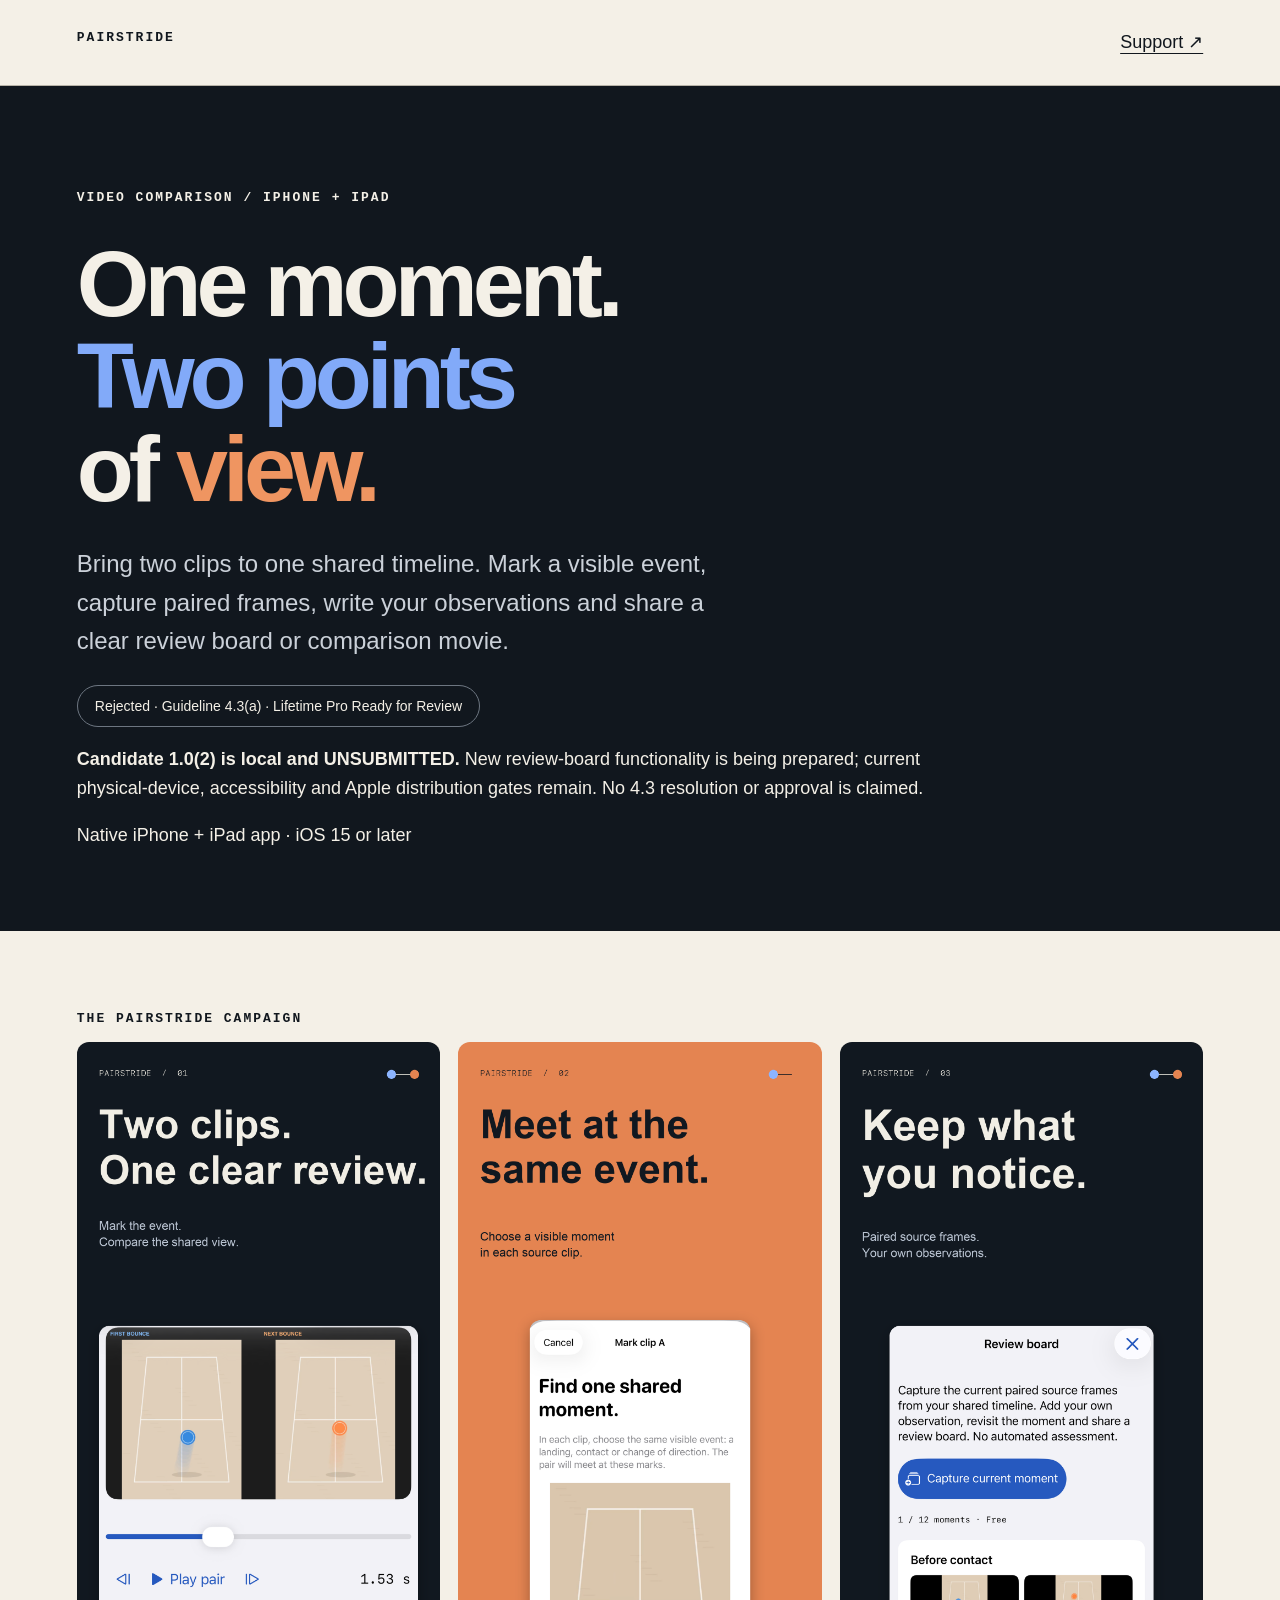
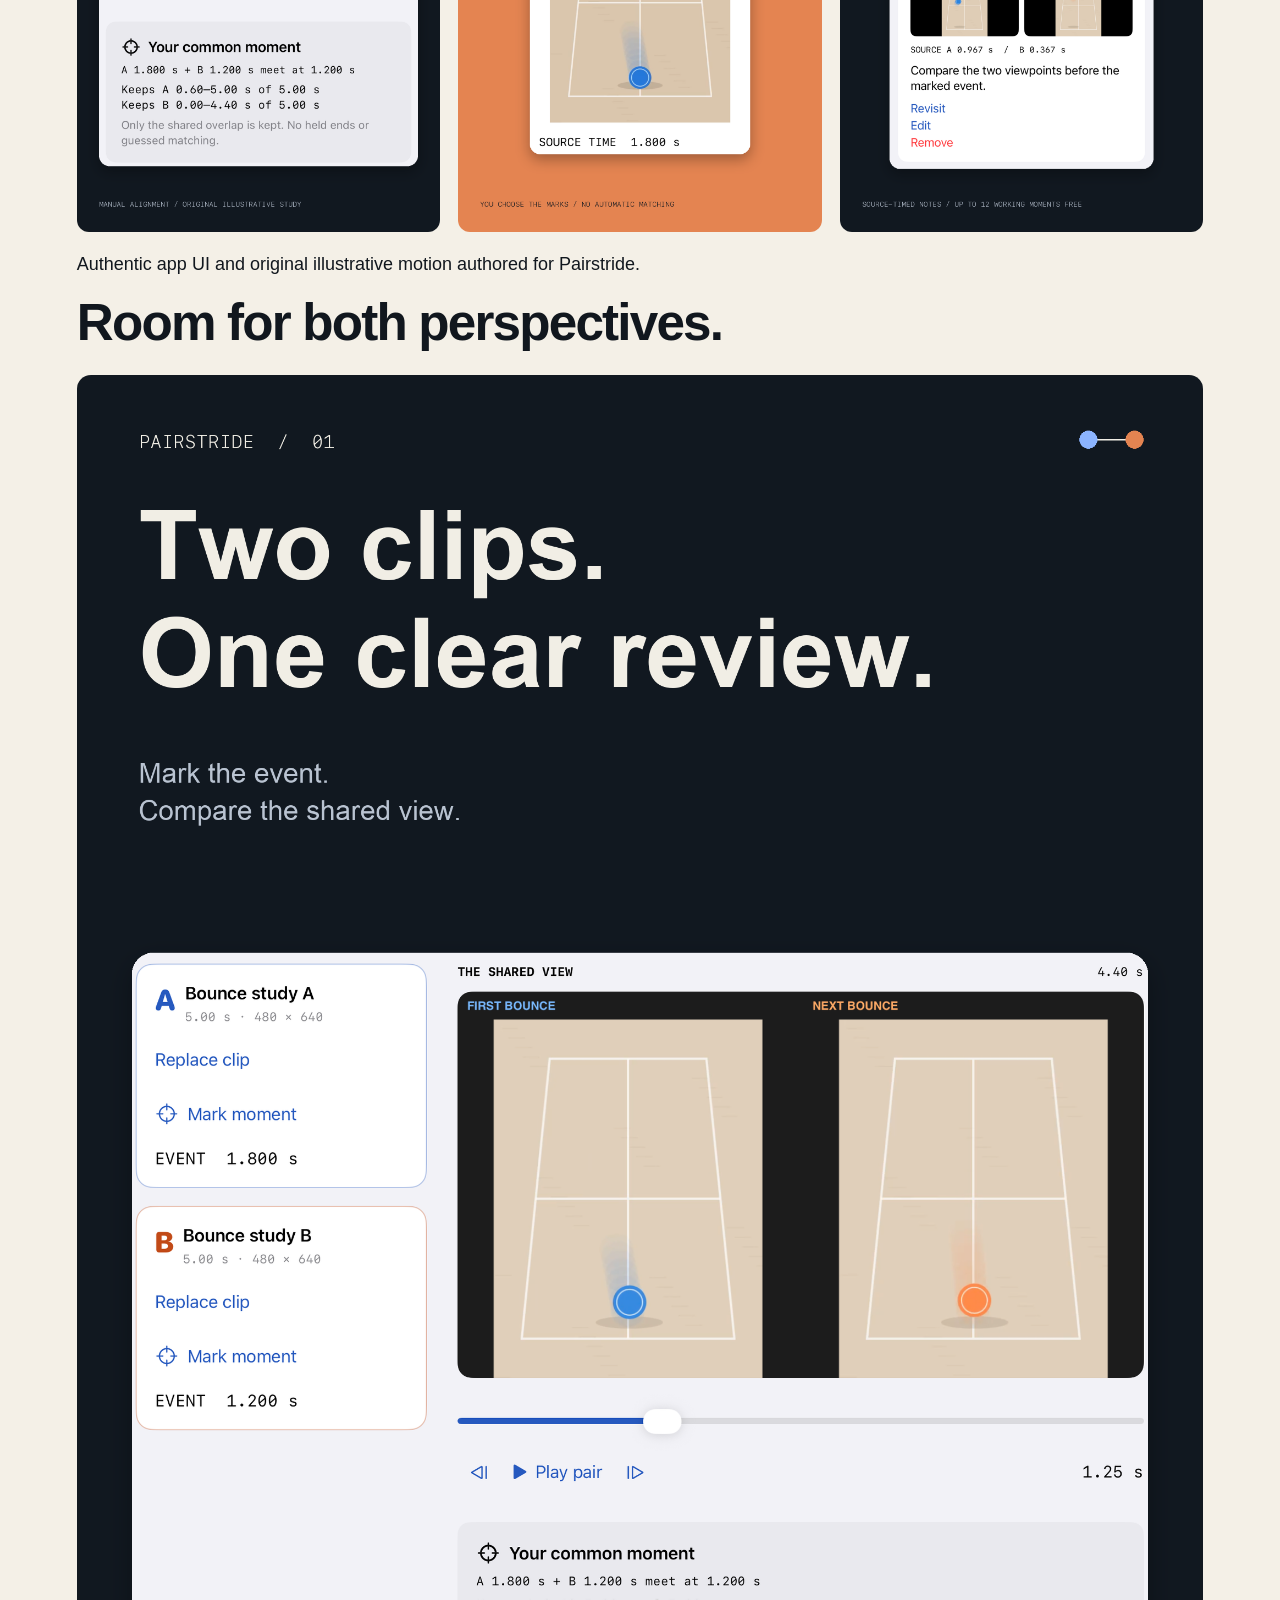
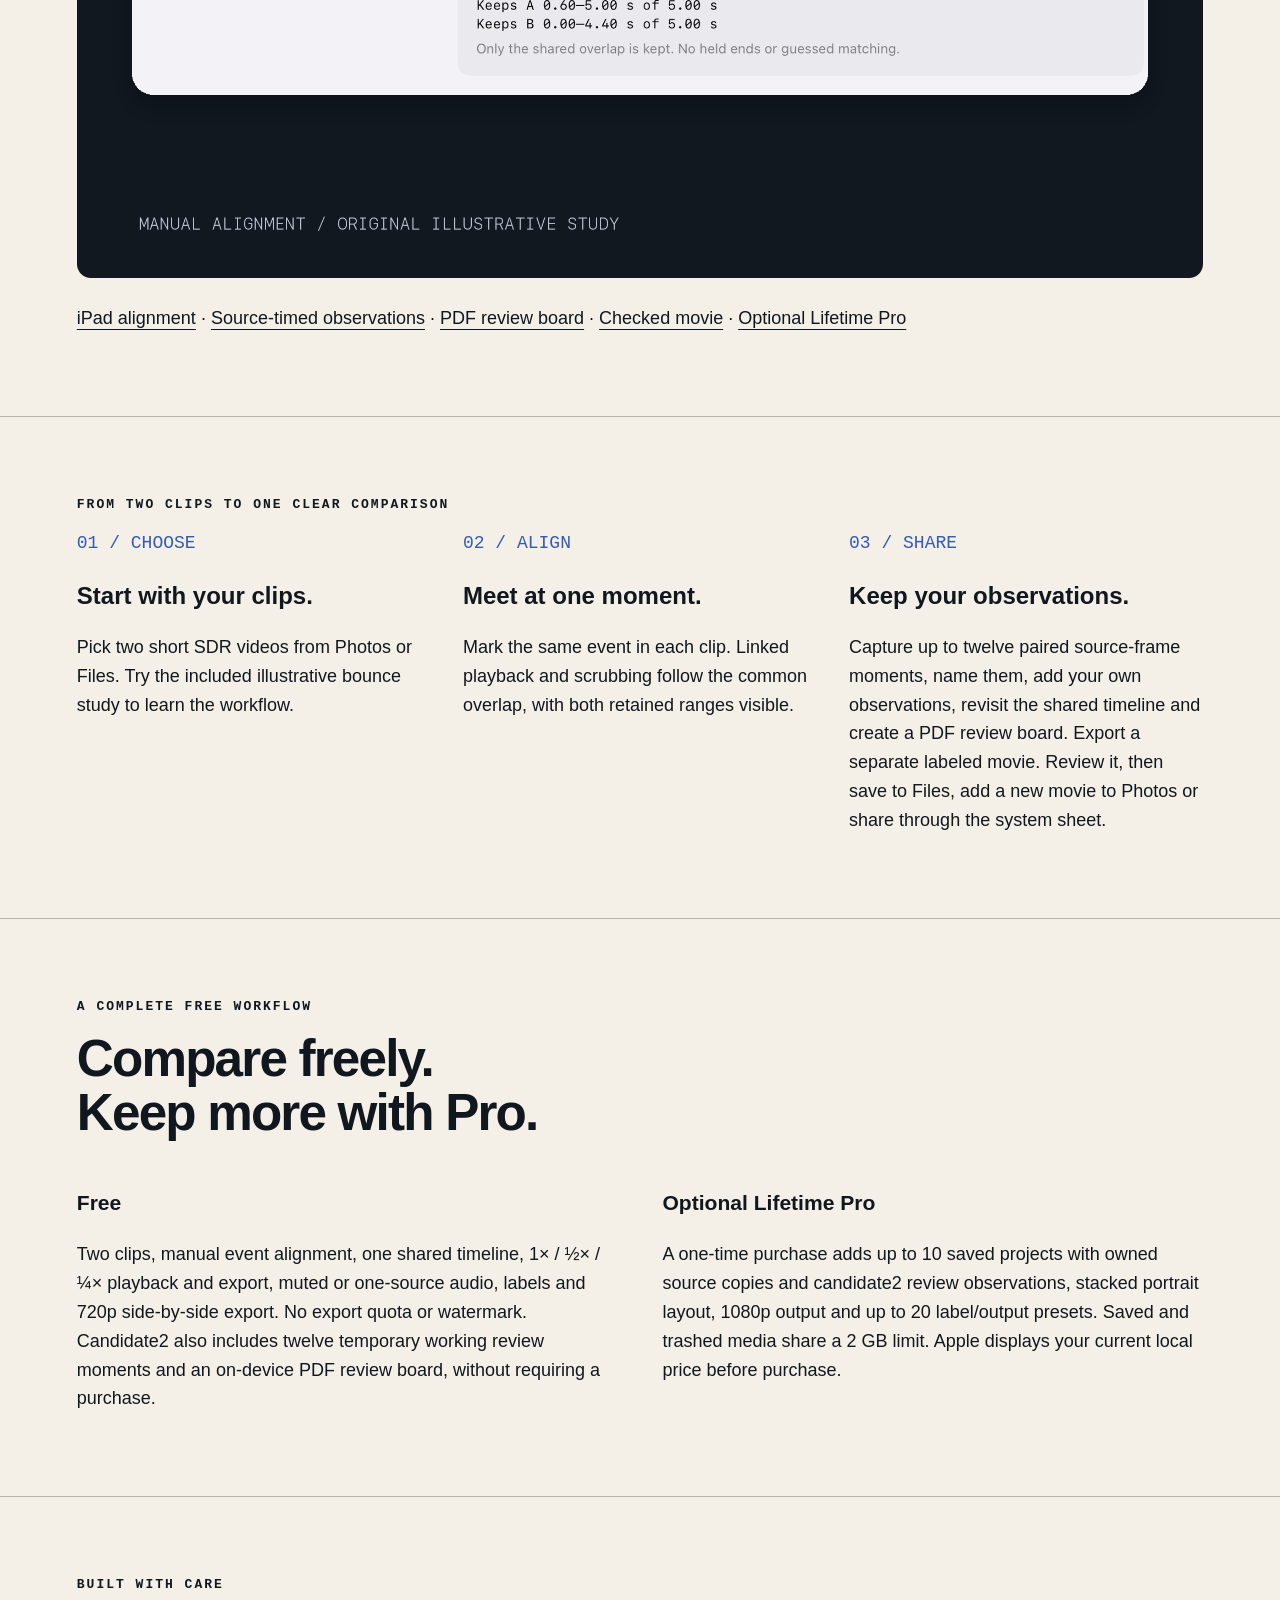
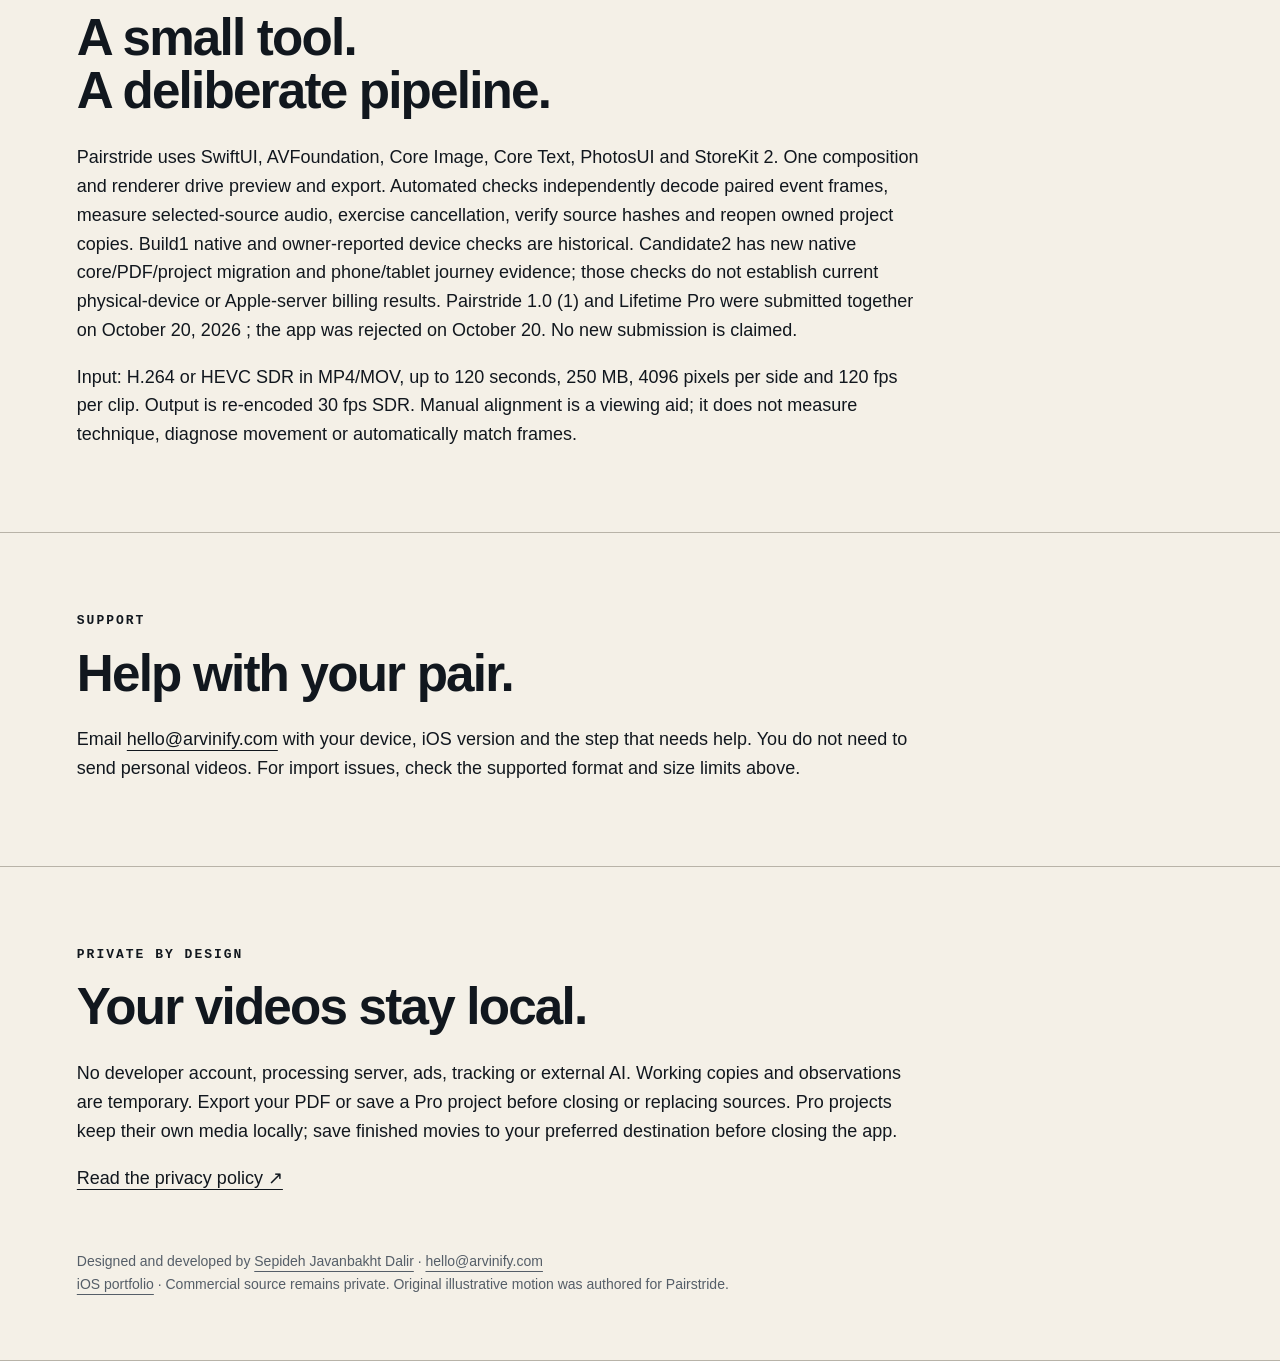
<file: index.html>
<!doctype html><html lang="en"><meta charset="utf-8"><meta name="viewport" content="width=device-width,initial-scale=1"><meta name="description" content="Pairstride aligns two local video clips at a shared moment. View, scrub and export a separate labeled comparison on iPhone and iPad."><title>Pairstride — One moment. Two points of view.</title><link rel="icon" href="assets/icon.png"><link rel="stylesheet" href="style.css"><nav><span class="wordmark">PAIRSTRIDE</span><a href="mailto:hello@arvinify.com?subject=Pairstride%20support">Support ↗</a></nav><main><section class="hero"><p class="eyebrow">VIDEO COMPARISON / IPHONE + IPAD</p><h1>One moment.<br><span class="blue">Two points</span><br>of <span class="orange">view.</span></h1><p class="intro">Bring two clips to one shared timeline. Mark a visible event, capture paired frames, write your observations and share a clear review board or comparison movie.</p><span class="status">Rejected · Guideline 4.3(a) · Lifetime Pro Ready for Review</span><p><strong>Candidate 1.0(2) is local and UNSUBMITTED.</strong> New review-board functionality is being prepared; current physical-device, accessibility and Apple distribution gates remain. No 4.3 resolution or approval is claimed.</p><p>Native iPhone + iPad app · iOS 15 or later</p></section><section class="section"><p class="eyebrow">THE PAIRSTRIDE CAMPAIGN</p><div class="gallery"><img src="assets/iphone-01.png" alt="One moment, two points of view: native shared comparison"><img src="assets/iphone-02.png" alt="Mark matching moments in each clip"><img src="assets/iphone-03.png" alt="Actual exported comparison and native share controls"></div><p>Authentic app UI and original illustrative motion authored for Pairstride.</p><h2>Room for both perspectives.</h2><img class="wide" src="assets/ipad-01.png" alt="Dedicated iPad workspace with two source controls and linked comparison"><p><a href="assets/ipad-02.png">iPad alignment</a> · <a href="assets/ipad-03.png">Source-timed observations</a> · <a href="assets/ipad-04.png">PDF review board</a> · <a href="assets/ipad-05.png">Checked movie</a> · <a href="assets/ipad-06.png">Optional Lifetime Pro</a></p></section><section class="section"><p class="eyebrow">FROM TWO CLIPS TO ONE CLEAR COMPARISON</p><div class="grid"><article><span class="num">01 / CHOOSE</span><h3>Start with your clips.</h3><p>Pick two short SDR videos from Photos or Files. Try the included illustrative bounce study to learn the workflow.</p></article><article><span class="num">02 / ALIGN</span><h3>Meet at one moment.</h3><p>Mark the same event in each clip. Linked playback and scrubbing follow the common overlap, with both retained ranges visible.</p></article><article><span class="num">03 / SHARE</span><h3>Keep your observations.</h3><p>Capture up to twelve paired source-frame moments, name them, add your own observations, revisit the shared timeline and create a PDF review board. Export a separate labeled movie. Review it, then save to Files, add a new movie to Photos or share through the system sheet.</p></article></div></section><section class="section"><p class="eyebrow">A COMPLETE FREE WORKFLOW</p><h2>Compare freely.<br>Keep more with Pro.</h2><div class="details"><div><h3>Free</h3><p>Two clips, manual event alignment, one shared timeline, 1× / ½× / ¼× playback and export, muted or one-source audio, labels and 720p side-by-side export. No export quota or watermark. Candidate2 also includes twelve temporary working review moments and an on-device PDF review board, without requiring a purchase.</p></div><div><h3>Optional Lifetime Pro</h3><p>A one-time purchase adds up to 10 saved projects with owned source copies and candidate2 review observations, stacked portrait layout, 1080p output and up to 20 label/output presets. Saved and trashed media share a 2 GB limit. Apple displays your current local price before purchase.</p></div></div></section><section class="section"><p class="eyebrow">BUILT WITH CARE</p><h2>A small tool.<br>A deliberate pipeline.</h2><p>Pairstride uses SwiftUI, AVFoundation, Core Image, Core Text, PhotosUI and StoreKit 2. One composition and renderer drive preview and export. Automated checks independently decode paired event frames, measure selected-source audio, exercise cancellation, verify source hashes and reopen owned project copies. Build1 native and owner-reported device checks are historical. Candidate2 has new native core/PDF/project migration and phone/tablet journey evidence; those checks do not establish current physical-device or Apple-server billing results. Pairstride 1.0 (1) and Lifetime Pro were submitted together on October 20, 2026 ; the app was rejected on October 20. No new submission is claimed.</p><p>Input: H.264 or HEVC SDR in MP4/MOV, up to 120 seconds, 250 MB, 4096 pixels per side and 120 fps per clip. Output is re-encoded 30 fps SDR. Manual alignment is a viewing aid; it does not measure technique, diagnose movement or automatically match frames.</p></section><section class="section" id="support"><p class="eyebrow">SUPPORT</p><h2>Help with your pair.</h2><p>Email <a href="mailto:hello@arvinify.com?subject=Pairstride%20support">hello@arvinify.com</a> with your device, iOS version and the step that needs help. You do not need to send personal videos. For import issues, check the supported format and size limits above.</p></section><section class="section"><p class="eyebrow">PRIVATE BY DESIGN</p><h2>Your videos stay local.</h2><p>No developer account, processing server, ads, tracking or external AI. Working copies and observations are temporary. Export your PDF or save a Pro project before closing or replacing sources. Pro projects keep their own media locally; save finished movies to your preferred destination before closing the app.</p><p><a href="privacy.html">Read the privacy policy ↗</a></p><footer>Designed and developed by <a href="https://www.arvinify.com">Sepideh Javanbakht Dalir</a> · <a href="mailto:hello@arvinify.com?subject=Pairstride%20support">hello@arvinify.com</a><br><a href="https://github.com/sepidehdalir/ios-app-portfolio">iOS portfolio</a> · Commercial source remains private. Original illustrative motion was authored for Pairstride.</footer></section></main></html>
</file>
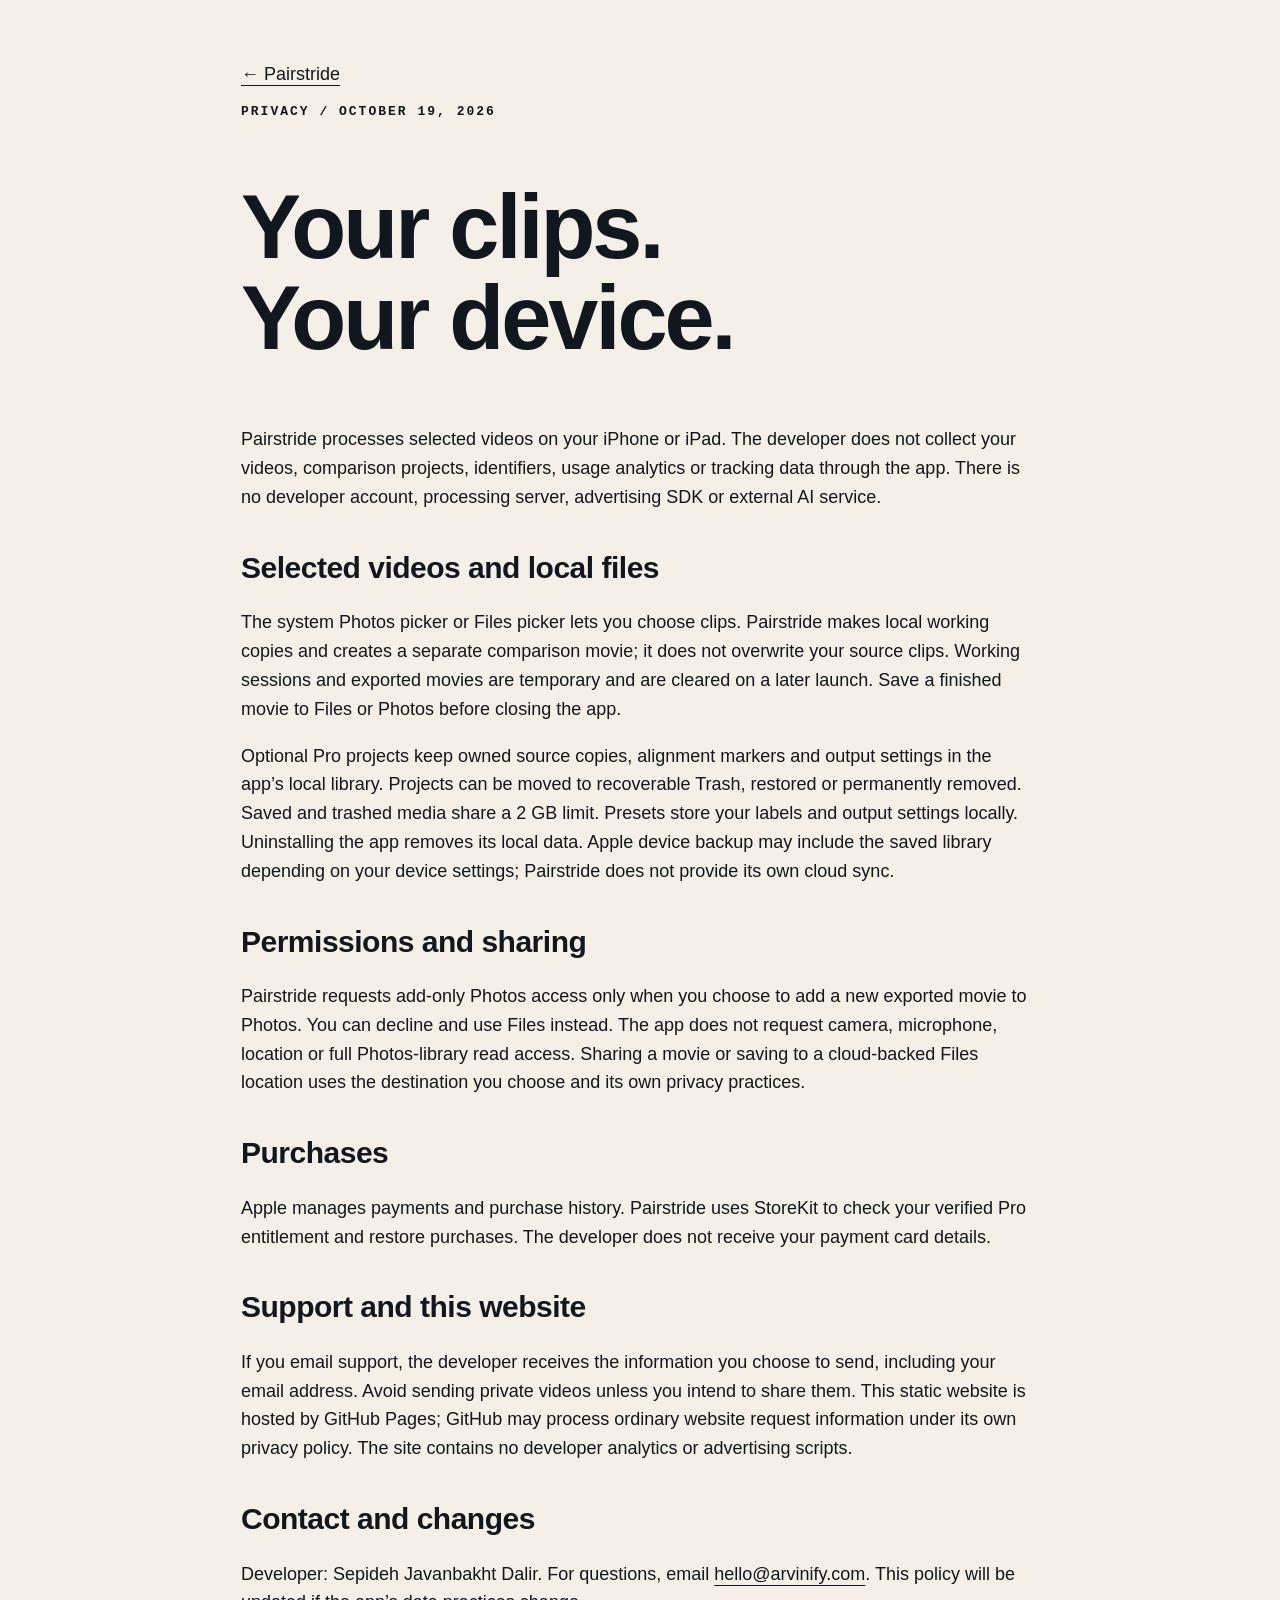
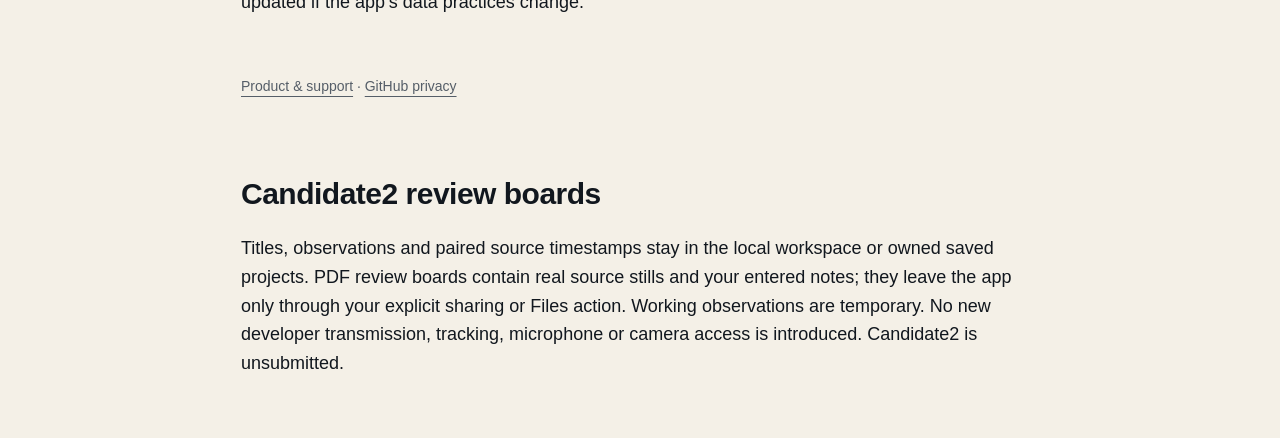
<file: privacy.html>
<!doctype html><html lang="en"><meta charset="utf-8"><meta name="viewport" content="width=device-width, initial-scale=1"><title>Pairstride — Privacy</title><link rel="stylesheet" href="style.css"><main class="legal"><a href="index.html">← Pairstride</a><p class="eyebrow">PRIVACY / OCTOBER 19, 2026</p><h1>Your clips.<br>Your device.</h1><p>Pairstride processes selected videos on your iPhone or iPad. The developer does not collect your videos, comparison projects, identifiers, usage analytics or tracking data through the app. There is no developer account, processing server, advertising SDK or external AI service.</p><h2>Selected videos and local files</h2><p>The system Photos picker or Files picker lets you choose clips. Pairstride makes local working copies and creates a separate comparison movie; it does not overwrite your source clips. Working sessions and exported movies are temporary and are cleared on a later launch. Save a finished movie to Files or Photos before closing the app.</p><p>Optional Pro projects keep owned source copies, alignment markers and output settings in the app’s local library. Projects can be moved to recoverable Trash, restored or permanently removed. Saved and trashed media share a 2 GB limit. Presets store your labels and output settings locally. Uninstalling the app removes its local data. Apple device backup may include the saved library depending on your device settings; Pairstride does not provide its own cloud sync.</p><h2>Permissions and sharing</h2><p>Pairstride requests add-only Photos access only when you choose to add a new exported movie to Photos. You can decline and use Files instead. The app does not request camera, microphone, location or full Photos-library read access. Sharing a movie or saving to a cloud-backed Files location uses the destination you choose and its own privacy practices.</p><h2>Purchases</h2><p>Apple manages payments and purchase history. Pairstride uses StoreKit to check your verified Pro entitlement and restore purchases. The developer does not receive your payment card details.</p><h2>Support and this website</h2><p>If you email support, the developer receives the information you choose to send, including your email address. Avoid sending private videos unless you intend to share them. This static website is hosted by GitHub Pages; GitHub may process ordinary website request information under its own privacy policy. The site contains no developer analytics or advertising scripts.</p><h2>Contact and changes</h2><p>Developer: Sepideh Javanbakht Dalir. For questions, email <a href="mailto:hello@arvinify.com?subject=Pairstride%20privacy">hello@arvinify.com</a>. This policy will be updated if the app’s data practices change.</p><footer><a href="index.html">Product & support</a> · <a href="https://docs.github.com/en/site-policy/privacy-policies/github-general-privacy-statement">GitHub privacy</a></footer><section><h2>Candidate2 review boards</h2><p>Titles, observations and paired source timestamps stay in the local workspace or owned saved projects. PDF review boards contain real source stills and your entered notes; they leave the app only through your explicit sharing or Files action. Working observations are temporary. No new developer transmission, tracking, microphone or camera access is introduced. Candidate2 is unsubmitted.</p></section></main></html>
</file>
<file: style.css>
:root{--ink:#11171e;--paper:#f4f0e7;--blue:#82aaf9;--orange:#ef9561;--line:#b8b3a8}*{box-sizing:border-box}body{margin:0;background:var(--paper);color:var(--ink);font:18px/1.6 -apple-system,BlinkMacSystemFont,"Segoe UI",sans-serif}a{color:inherit;text-underline-offset:5px}nav{padding:28px 6vw;display:flex;justify-content:space-between;border-bottom:1px solid var(--line)}.wordmark,.eyebrow{font:600 13px/1.5 ui-monospace,monospace;letter-spacing:2px}main{max-width:1500px;margin:auto}.hero{background:var(--ink);color:var(--paper);padding:7vw 6vw 5vw;position:relative;overflow:hidden}.hero h1{font-size:clamp(58px,7.3vw,116px);font-weight:650;line-height:.99;letter-spacing:-5px;max-width:1000px;margin:30px 0}.hero .intro{max-width:670px;font-size:24px;color:#cbd1d9}.blue{color:var(--blue)}.orange{color:var(--orange)}.status{display:inline-block;border:1px solid #6d7681;border-radius:50px;padding:9px 17px;font-size:14px}.section{padding:65px 6vw;border-bottom:1px solid var(--line)}h2{font-size:clamp(32px,4vw,58px);line-height:1.05;letter-spacing:-1.8px;margin:16px 0 25px}p{max-width:850px}.grid{display:grid;grid-template-columns:repeat(3,1fr);gap:32px}.grid h3{font-size:24px;margin:20px 0 10px}.num{font:18px ui-monospace,monospace;color:#345ab4}.gallery{display:grid;grid-template-columns:repeat(3,1fr);gap:18px;align-items:start}.gallery img{width:100%;display:block;border-radius:12px}.wide{width:100%;border-radius:14px}.details{display:grid;grid-template-columns:1fr 1fr;gap:45px}.legal{max-width:850px;margin:60px auto;padding:0 26px}.legal h1{font-size:clamp(56px,9vw,90px);line-height:1.02;letter-spacing:-3px}.legal h2{font-size:30px;letter-spacing:-.5px;margin-top:40px}footer{padding:40px 0;font-size:14px;color:#555e68}.section footer{padding-bottom:0}@media(max-width:750px){.hero h1{letter-spacing:-2.5px}.grid,.details{grid-template-columns:1fr}.gallery{grid-template-columns:1fr 1fr}.hero,.section{padding:48px 24px}.hero .intro{font-size:20px}.gallery img:last-child{display:none}}
</file>
